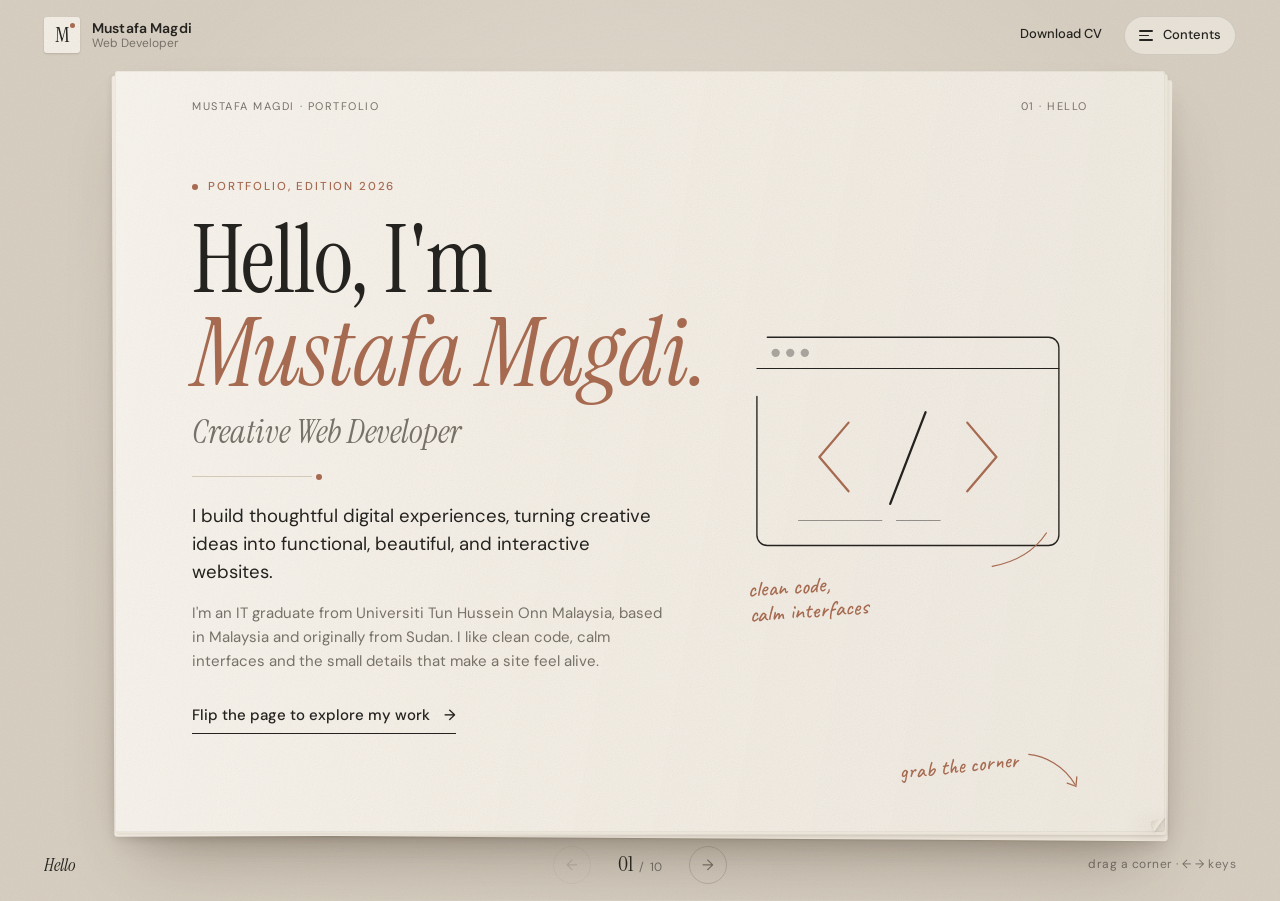
<file: index-paper.html>
<!DOCTYPE html>
<html lang="en">

<head>
    <meta charset="UTF-8">
    <meta name="viewport" content="width=device-width, initial-scale=1.0, viewport-fit=cover">
    <title>Mustafa Magdi | Web Developer Portfolio</title>
    <meta name="description" content="Mustafa Magdi is a creative web developer who builds thoughtful, functional and interactive websites. This portfolio is one you turn through.">
    <meta name="theme-color" content="#D8D0C3">

    <meta property="og:type" content="website">
    <meta property="og:title" content="Mustafa Magdi | Web Developer">
    <meta property="og:description" content="A portfolio you don't just scroll through. A portfolio you turn through.">
    <meta property="og:image" content="Assets/Mus_suit.jpg">
    <meta name="twitter:card" content="summary">

    <link rel="icon" href="data:image/svg+xml,%3Csvg xmlns='http://www.w3.org/2000/svg' viewBox='0 0 64 64'%3E%3Crect width='64' height='64' rx='6' fill='%23F5F0E8'/%3E%3Cpath d='M64 40 40 64h24z' fill='%23D4C9B9'/%3E%3Ctext x='29' y='44' font-family='Georgia,serif' font-size='36' fill='%2325231F' text-anchor='middle'%3EM%3C/text%3E%3Ccircle cx='46' cy='20' r='4' fill='%23A66A50'/%3E%3C/svg%3E">

    <link rel="preconnect" href="https://fonts.googleapis.com">
    <link rel="preconnect" href="https://fonts.gstatic.com" crossorigin>
    <link rel="stylesheet" href="https://fonts.googleapis.com/css2?family=Instrument+Serif:ital@0;1&family=DM+Sans:opsz,wght@9..40,400;9..40,500;9..40,600&family=Caveat:wght@500;600&display=swap">
    <link rel="stylesheet" href="Styles/paper.css">
</head>

<body>
    <a class="skip-link" href="#stage">Skip to content</a>

    <div class="app">
        <!-- ============ TOP BAR ============ -->
        <header class="topbar">
            <a class="brand" href="#hello" data-goto="hello">
                <span class="brand-mark" aria-hidden="true">M</span>
                <span class="brand-text">
                    <strong>Mustafa Magdi</strong>
                    <small>Web Developer</small>
                </span>
            </a>

            <div class="topbar-actions">
                <a class="link-quiet hide-sm" href="Mustafa.Magdi%20-%20Webdeveloper%20CV.pdf" download>Download CV</a>
                <button class="toc-toggle" id="tocToggle" aria-expanded="false" aria-controls="toc">
                    <span class="toc-icon" aria-hidden="true"><i></i><i></i><i></i></span>
                    Contents
                </button>
            </div>

            <nav class="toc" id="toc" aria-label="Portfolio sections" hidden>
                <p class="toc-title">Contents</p>
                <ol id="tocList"></ol>
            </nav>
        </header>

        <!-- ============ DESK / PAPER STACK ============ -->
        <main class="desk">
            <div class="stage" id="stage" aria-roledescription="flippable pages">
                <div class="stack" aria-hidden="true"></div>

                <!-- ---------- 01 HELLO ---------- -->
                <section class="page page--hero" id="hello" data-title="Hello" tabindex="-1" aria-labelledby="hello-title">
                    <div class="page-inner">
                        <div class="hero-grid">
                            <div class="hero-copy">
                                <p class="kicker" data-reveal><span class="dot"></span> Portfolio, edition 2026</p>
                                <h1 id="hello-title" data-reveal>Hello, I'm <em>Mustafa&nbsp;Magdi.</em></h1>
                                <p class="hero-role" data-reveal>Creative Web Developer</p>
                                <hr class="rule" data-reveal>
                                <p class="hero-lede" data-reveal>I build thoughtful digital experiences, turning creative ideas into functional, beautiful, and interactive websites.</p>
                                <p class="hero-intro" data-reveal>I'm an IT graduate from Universiti Tun Hussein Onn Malaysia, based in Malaysia and originally from Sudan. I like clean code, calm interfaces and the small details that make a site feel alive.</p>
                                <button class="cta" data-goto-next data-reveal>
                                    Flip the page to explore my work <span class="cta-arrow" aria-hidden="true">→</span>
                                </button>
                            </div>

                            <div class="hero-art" aria-hidden="true" data-reveal>
                                <svg class="sketch" viewBox="0 0 340 280" fill="none" stroke-linecap="round" stroke-linejoin="round">
                                    <rect class="draw" x="22" y="30" width="290" height="200" rx="10" stroke="currentColor" stroke-width="1.3"/>
                                    <path class="draw" d="M22 60h290" stroke="currentColor" stroke-width="1.1"/>
                                    <circle cx="40" cy="45" r="4" fill="currentColor" opacity=".35"/>
                                    <circle cx="54" cy="45" r="4" fill="currentColor" opacity=".35"/>
                                    <circle cx="68" cy="45" r="4" fill="currentColor" opacity=".35"/>
                                    <path class="draw accent" d="M110 112 82 145l28 33" stroke-width="2.2"/>
                                    <path class="draw accent" d="M224 112l28 33-28 33" stroke-width="2.2"/>
                                    <path class="draw" d="M184 102l-34 88" stroke="currentColor" stroke-width="2.2"/>
                                    <path class="draw" d="M62 206h80M156 206h42" stroke="currentColor" stroke-width="1" opacity=".45"/>
                                    <path class="draw accent" d="M248 250c22-4 40-14 52-32" stroke-width="1.2" stroke-dasharray="3 5"/>
                                </svg>
                                <p class="note hero-note">clean code,<br>calm interfaces</p>
                            </div>
                        </div>

                        <div class="corner-hint" aria-hidden="true">
                            <span class="note">grab the corner</span>
                            <svg viewBox="0 0 80 60" fill="none" stroke="currentColor" stroke-width="1.6" stroke-linecap="round">
                                <path d="M6 8c20 2 44 14 58 38"/>
                                <path d="M54 44l11 4 1-12"/>
                            </svg>
                        </div>
                    </div>
                </section>

                <!-- ---------- 02 ABOUT ---------- -->
                <section class="page" id="about" data-title="About Me" style="--tone:#F3EEE5" tabindex="-1" aria-labelledby="about-title">
                    <div class="page-inner">
                        <div class="about-grid">
                            <div class="about-copy">
                                <p class="kicker" data-reveal>Chapter one: the person</p>
                                <h2 id="about-title" data-reveal>A Little About&nbsp;Me</h2>
                                <p class="dropcap" data-reveal>I'm a web developer with a Bachelor's in Information Technology (Honours) from Universiti Tun Hussein Onn Malaysia. I grew up in Sudan, where I ran my own small electronics business before university. That's where I learned that people remember how something <em>feels</em> to use.</p>
                                <p data-reveal>Today I build and optimise web applications. I find what's slowing people down, fix the technical issues behind it, and design solutions that make everyday processes simpler.</p>
                                <p data-reveal>I approach problems the same way every time. I understand the person first, sketch the simplest thing that works, then polish until nothing feels in the way. I care about building products that mean something, like HopeOasis, a platform for healthcare donations in Sudan.</p>
                                <p data-reveal>My goal is to keep growing as a full-stack developer and join a team that ships thoughtful, well-crafted products.</p>
                                <blockquote class="pull-quote" data-reveal>
                                    <p>“Good websites don't just work. They create experiences.”</p>
                                </blockquote>
                            </div>

                            <aside class="about-side" data-reveal>
                                <figure class="portrait">
                                    <img src="Assets/Mus_suit.jpg" alt="Portrait of Mustafa Magdi" width="800" height="800" decoding="async">
                                    <figcaption class="note">that's me, ready to build →</figcaption>
                                </figure>
                                <dl class="facts">
                                    <div><dt>Education</dt><dd>B.IT (Hons), UTHM · 2022–2025</dd></div>
                                    <div><dt>Certified</dt><dd>CCNAv7 · Ethical Hacking · Full-Stack Web Developer</dd></div>
                                    <div><dt>Languages</dt><dd>Arabic (native) · English</dd></div>
                                </dl>
                            </aside>
                        </div>

                    </div>
                </section>

                <!-- ---------- 03 SKILLS ---------- -->
                <section class="page" id="skills" data-title="Skills & Tools" style="--tone:#F5F0E8" tabindex="-1" aria-labelledby="skills-title">
                    <div class="page-inner">
                        <header class="page-head">
                            <p class="kicker" data-reveal>Chapter two: the toolkit</p>
                            <h2 id="skills-title" data-reveal>The Tools I Work&nbsp;With</h2>
                            <p class="page-sub" data-reveal>The languages and tools I reach for every day, plus the ones I'm still sharpening.</p>
                        </header>

                        <div class="skills-grid">
                            <div class="skill-group" data-reveal>
                                <h3><span class="num">01</span> Frontend</h3>
                                <ul class="tags">
                                    <li><span class="glyph">H</span>HTML5</li>
                                    <li><span class="glyph">C</span>CSS3</li>
                                    <li><span class="glyph">JS</span>JavaScript</li>
                                    <li><span class="glyph">TS</span>TypeScript</li>
                                    <li><span class="glyph">R</span>React</li>
                                    <li><span class="glyph">B</span>Bootstrap</li>
                                </ul>
                            </div>
                            <div class="skill-group" data-reveal>
                                <h3><span class="num">02</span> Backend</h3>
                                <ul class="tags">
                                    <li><span class="glyph">P</span>PHP</li>
                                    <li><span class="glyph">J</span>Java</li>
                                    <li><span class="glyph">C+</span>C++</li>
                                    <li><span class="glyph">↔</span>REST APIs</li>
                                </ul>
                            </div>
                            <div class="skill-group" data-reveal>
                                <h3><span class="num">03</span> Data</h3>
                                <ul class="tags">
                                    <li><span class="glyph">M</span>MySQL</li>
                                    <li><span class="glyph">Mg</span>MongoDB</li>
                                    <li><span class="glyph">E</span>Elastic</li>
                                </ul>
                            </div>
                            <div class="skill-group" data-reveal>
                                <h3><span class="num">04</span> Tools &amp; practice</h3>
                                <ul class="tags">
                                    <li><span class="glyph">G</span>Git &amp; GitHub</li>
                                    <li><span class="glyph">◐</span>UI / UX design</li>
                                    <li><span class="glyph">⌘</span>Networking (CCNA)</li>
                                    <li><span class="glyph">◇</span>Web security</li>
                                </ul>
                            </div>
                        </div>

                        <p class="note skills-note" data-reveal>always learning, currently going deeper with React &amp; TypeScript</p>
                    </div>
                </section>

                <!-- ---------- 04 SELECTED WORK (cards generated from src/data.js) ---------- -->
                <section class="page" id="work" data-title="Selected Work" style="--tone:#F4EFE6" tabindex="-1" aria-labelledby="work-title">
                    <div class="page-inner">
                        <header class="page-head page-head--row">
                            <div>
                                <p class="kicker" data-reveal>Chapter three: the work</p>
                                <h2 id="work-title" data-reveal>Selected Work</h2>
                            </div>
                            <p class="page-sub" data-reveal>Each project has its own sheet. Open one directly, or keep turning.</p>
                        </header>
                        <div class="work-grid" id="workGrid"></div>
                    </div>
                </section>

                <!-- Project sheets are inserted here by src/paper.js -->

                <!-- ---------- JOURNEY ---------- -->
                <section class="page" id="journey" data-title="My Journey" style="--tone:#F3EEE4" tabindex="-1" aria-labelledby="journey-title">
                    <div class="page-inner">
                        <div class="journey-grid">
                            <header class="page-head">
                                <p class="kicker" data-reveal>Chapter four: the road</p>
                                <h2 id="journey-title" data-reveal>My Journey So&nbsp;Far</h2>
                                <p class="page-sub" data-reveal>From selling headphones in Khartoum to building platforms for the web.</p>
                                <p class="note journey-note" data-reveal>every step taught me something ↓</p>
                            </header>

                            <ol class="timeline">
                                <li data-reveal>
                                    <time>2020 — 2021</time>
                                    <h3>Founder, electronics business</h3>
                                    <p>Started and ran a small headphone and earbud business in Khartoum. I handled marketing on WhatsApp and Facebook, sales, and customer relationships.</p>
                                </li>
                                <li data-reveal>
                                    <time>2022</time>
                                    <h3>Started B.IT (Hons) at UTHM</h3>
                                    <p>Focused on web development, networking and software engineering through coursework and team projects.</p>
                                </li>
                                <li data-reveal>
                                    <time>2023 — 2024</time>
                                    <h3>Sudanese Community Representative</h3>
                                    <p>Bridged students and university officials, and organised the International Cultural Carnival in Batu Pahat.</p>
                                </li>
                                <li data-reveal>
                                    <time>2023 — 2024</time>
                                    <h3>Certifications</h3>
                                    <p>CCNAv7: Introduction to Networks · Ethical Hacking (Simplilearn) · Full-Stack Web Developer (Udemy).</p>
                                </li>
                                <li data-reveal>
                                    <time>2024 — 2025</time>
                                    <h3>Built HopeOasis</h3>
                                    <p>My final-year project: a donation and volunteer-consultation platform for healthcare in Sudan.</p>
                                </li>
                                <li data-reveal class="is-now">
                                    <time>2025 →</time>
                                    <h3>Graduated &amp; building</h3>
                                    <p>Graduated in February 2025. Now building web applications and open to new opportunities.</p>
                                </li>
                            </ol>
                        </div>
                    </div>
                </section>

                <!-- ---------- CONTACT ---------- -->
                <section class="page" id="contact" data-title="Contact" style="--tone:#F5F0E8" tabindex="-1" aria-labelledby="contact-title">
                    <div class="page-inner">
                        <div class="contact-grid">
                            <div class="contact-copy">
                                <p class="kicker" data-reveal>Chapter five: say hello</p>
                                <h2 id="contact-title" data-reveal>Let's Build Something Together</h2>
                                <p class="page-sub" data-reveal>Have an idea, an opportunity, or a project in mind? I'd love to hear about it.</p>

                                <ul class="contact-list" data-reveal>
                                    <li><span>Email</span><a class="link" href="mailto:mustafamagdi110@gmail.com">mustafamagdi110@gmail.com</a></li>
                                    <li><span>Phone</span><a class="link" href="tel:+601164532302">+60 11 6453 2302</a></li>
                                    <li><span>GitHub</span><a class="link" href="https://github.com/nsevsevbjbv" target="_blank" rel="noopener">github.com/nsevsevbjbv</a></li>
                                    <li><span>LinkedIn</span><a class="link" href="https://www.linkedin.com/in/mustafa-magdi-28b393237" target="_blank" rel="noopener">in/mustafa-magdi</a></li>
                                    <li><span>Instagram</span><a class="link" href="https://www.instagram.com/mooo.naz/" target="_blank" rel="noopener">@mooo.naz</a></li>
                                </ul>

                                <a class="btn btn--ghost" href="Mustafa.Magdi%20-%20Webdeveloper%20CV.pdf" download data-reveal>Download CV <span aria-hidden="true">↓</span></a>
                                <p class="note contact-note" data-reveal>Every great project starts with a conversation.</p>
                            </div>

                            <form class="contact-form" id="contactForm" novalidate data-reveal>
                                <div class="field">
                                    <input id="f-name" name="name" type="text" autocomplete="name" required placeholder=" ">
                                    <label for="f-name">Your name</label>
                                </div>
                                <div class="field">
                                    <input id="f-email" name="email" type="email" autocomplete="email" required placeholder=" ">
                                    <label for="f-email">Email address</label>
                                </div>
                                <div class="field">
                                    <textarea id="f-msg" name="message" rows="4" required placeholder=" "></textarea>
                                    <label for="f-msg">Tell me about your project</label>
                                </div>
                                <div class="form-foot">
                                    <button class="btn btn--solid" type="submit">Send Message <span aria-hidden="true">→</span></button>
                                    <p class="form-status" id="formStatus" role="status" aria-live="polite"></p>
                                </div>
                            </form>
                        </div>
                    </div>
                </section>

                <!-- ---------- THANKS ---------- -->
                <section class="page page--closing" id="thanks" data-title="Thanks" style="--tone:#F3EDE3" tabindex="-1" aria-labelledby="thanks-title">
                    <div class="page-inner">
                        <div class="closing">
                            <span class="closing-mark" aria-hidden="true" data-reveal>✳</span>
                            <h2 id="thanks-title" data-reveal>Thanks for <em>Exploring.</em></h2>
                            <p class="page-sub" data-reveal>This is only the beginning. There's always something new to build.</p>
                            <div class="closing-links" data-reveal>
                                <button class="btn btn--solid" data-goto="hello">↺ Back to First Page</button>
                                <a class="btn btn--ghost" href="#contact" data-goto="contact">Contact Me</a>
                            </div>
                            <p class="closing-social" data-reveal>
                                <a class="link" href="https://github.com/nsevsevbjbv" target="_blank" rel="noopener">GitHub</a>
                                <span aria-hidden="true">·</span>
                                <a class="link" href="https://www.linkedin.com/in/mustafa-magdi-28b393237" target="_blank" rel="noopener">LinkedIn</a>
                                <span aria-hidden="true">·</span>
                                <a class="link" href="mailto:mustafamagdi110@gmail.com">Email</a>
                            </p>
                            <p class="closing-foot">© <span id="year"></span> Mustafa Magdi · Designed &amp; built by hand</p>
                        </div>
                    </div>
                </section>

                <!-- Fold rendering layers (driven by src/paper.js) -->
                <div class="fold-layer" aria-hidden="true"><div class="band fold-shadow" id="foldShadow"></div></div>
                <div class="flap-wrap" id="flapWrap" aria-hidden="true">
                    <div class="flap" id="flap"><div class="band flap-shade" id="flapShade"></div></div>
                </div>

                <!-- Edge hot-zones: click, tap or drag to turn -->
                <button class="edge edge--prev" data-dir="prev" aria-label="Previous page"></button>
                <button class="edge edge--next" data-dir="next" aria-label="Next page"></button>
            </div>
        </main>

        <!-- ============ BOTTOM BAR ============ -->
        <footer class="bottombar">
            <p class="now-label" id="nowLabel" aria-hidden="true"></p>
            <div class="pager">
                <button class="pager-btn" id="prevBtn" aria-label="Previous page">←</button>
                <p class="counter" aria-hidden="true"><span class="counter-now" id="counterNow">01</span><span class="counter-sep">/</span><span id="counterTotal">01</span></p>
                <button class="pager-btn" id="nextBtn" aria-label="Next page">→</button>
            </div>
            <p class="hint" aria-hidden="true">drag a corner · ← → keys</p>
        </footer>
    </div>

    <p class="sr-only" id="announcer" aria-live="polite"></p>

    <script src="src/data.js"></script>
    <script src="src/paper.js"></script>
</body>

</html>
</file>
<file: Styles/paper.css>
/* =========================================================
   PAPER PORTFOLIO — styles
   1. Tokens & base       5. Page layouts
   2. App frame           6. Projects
   3. Stage & paper       7. Responsive
   4. Shared type & UI    8. Reduced motion
   ========================================================= */

/* ---------- 1. TOKENS & BASE ---------- */
:root {
    --paper: #F5F0E8;
    --paper-2: #EBE4D8;
    --canvas: #D8D0C3;
    --ink: #25231F;
    --ink-2: #777168;
    --accent: #A66A50;
    --line: #D4C9B9;

    --serif: 'Instrument Serif', 'Cormorant Garamond', Georgia, serif;
    --sans: 'DM Sans', 'Inter', system-ui, -apple-system, sans-serif;
    --hand: 'Caveat', 'Segoe Print', cursive;

    --ease: cubic-bezier(.22, .7, .2, 1);
    --radius: 3px;
    --gutter: clamp(30px, 6vw, 88px);

    --grain: url("data:image/svg+xml,%3Csvg xmlns='http://www.w3.org/2000/svg' width='240' height='240'%3E%3Cfilter id='n'%3E%3CfeTurbulence type='fractalNoise' baseFrequency='.85' numOctaves='3' stitchTiles='stitch'/%3E%3CfeColorMatrix values='0 0 0 0 .32 0 0 0 0 .27 0 0 0 0 .2 0 0 0 .11 0'/%3E%3C/filter%3E%3Crect width='100%25' height='100%25' filter='url(%23n)'/%3E%3C/svg%3E");
}

*, *::before, *::after { box-sizing: border-box; }

html, body { height: 100%; margin: 0; }

body {
    background-color: var(--canvas);
    background-image:
        radial-gradient(ellipse at 50% 40%, rgba(255, 250, 240, .35), transparent 65%),
        var(--grain);
    color: var(--ink);
    font: 400 16px/1.6 var(--sans);
    overflow: hidden;
    -webkit-font-smoothing: antialiased;
}

h1, h2, h3, p, ul, ol, dl, dd, figure, blockquote { margin: 0; }
ul, ol { padding: 0; list-style: none; }
img { display: block; max-width: 100%; height: auto; }
button { font: inherit; color: inherit; }
a { color: inherit; }

::selection { background: rgba(166, 106, 80, .22); }

:focus-visible { outline: 2px solid var(--accent); outline-offset: 3px; border-radius: 2px; }

.sr-only {
    position: absolute; width: 1px; height: 1px; overflow: hidden;
    clip: rect(0 0 0 0); white-space: nowrap;
}

.skip-link {
    position: absolute; left: 16px; top: -60px; z-index: 100;
    background: var(--ink); color: var(--paper); padding: 8px 14px; border-radius: 4px;
    text-decoration: none;
}
.skip-link:focus { top: 12px; }

/* ---------- 2. APP FRAME ---------- */
.app {
    height: 100vh;
    height: 100dvh;
    display: grid;
    grid-template-rows: auto minmax(0, 1fr) auto;
    grid-template-columns: minmax(0, 1fr);
}

.topbar {
    position: relative;
    z-index: 20;
    display: flex;
    align-items: center;
    justify-content: space-between;
    padding: 16px clamp(16px, 4vw, 44px) 12px;
}

.brand { display: flex; align-items: center; gap: 12px; text-decoration: none; }
.brand-mark {
    width: 36px; height: 36px;
    display: grid; place-items: center;
    background: var(--paper) var(--grain);
    border-radius: var(--radius);
    font: 400 22px/1 var(--serif);
    box-shadow: 0 1px 2px rgba(60, 45, 30, .18);
    position: relative;
}
.brand-mark::after {
    content: ''; position: absolute; right: 5px; top: 6px;
    width: 5px; height: 5px; border-radius: 50%; background: var(--accent);
}
.brand-text { display: flex; flex-direction: column; line-height: 1.15; }
.brand-text strong { font-weight: 600; font-size: 14px; letter-spacing: .01em; }
.brand-text small { font-size: 12px; color: var(--ink-2); }

.topbar-actions { display: flex; align-items: center; gap: 22px; }

.link-quiet {
    font-size: 13px; font-weight: 500; text-decoration: none;
    background: linear-gradient(currentColor, currentColor) 0 100% / 0 1px no-repeat;
    transition: background-size .35s var(--ease);
    padding-bottom: 2px;
}
.link-quiet:hover { background-size: 100% 1px; }

.toc-toggle {
    display: inline-flex; align-items: center; gap: 10px;
    padding: 8px 14px;
    background: rgba(245, 240, 232, .55);
    border: 1px solid rgba(37, 35, 31, .12);
    border-radius: 999px;
    font-size: 13px; font-weight: 500;
    cursor: pointer;
    transition: background .25s, border-color .25s;
}
.toc-toggle:hover, .toc-toggle[aria-expanded="true"] { background: var(--paper); border-color: rgba(37, 35, 31, .22); }
.toc-icon { display: grid; gap: 3px; }
.toc-icon i { display: block; width: 14px; height: 1.5px; background: currentColor; border-radius: 1px; }
.toc-icon i:nth-child(2) { width: 10px; }

.toc {
    position: absolute;
    right: clamp(16px, 4vw, 44px);
    top: calc(100% - 4px);
    width: min(320px, calc(100vw - 32px));
    max-height: min(70vh, 560px);
    overflow: auto;
    padding: 22px 22px 16px;
    background: var(--paper) var(--grain);
    border-radius: var(--radius);
    box-shadow: 0 18px 50px -12px rgba(50, 35, 20, .35), 0 2px 6px rgba(50, 35, 20, .12);
    transform-origin: top right;
    animation: toc-in .28s var(--ease);
}
@keyframes toc-in { from { opacity: 0; transform: translateY(-6px) scale(.98); } }
.toc-title { font: 400 26px/1 var(--serif); margin-bottom: 12px; }
.toc ol { counter-reset: none; }
.toc li a {
    display: flex; align-items: baseline; gap: 12px;
    padding: 8px 0;
    border-top: 1px solid var(--line);
    text-decoration: none;
    font-size: 14px;
    transition: color .2s, padding .25s var(--ease);
}
.toc li a:hover { color: var(--accent); padding-left: 4px; }
.toc li a .toc-num { font-size: 11px; color: var(--ink-2); font-variant-numeric: tabular-nums; min-width: 18px; }
.toc li.is-sub a { padding-left: 30px; font-size: 13px; color: var(--ink-2); }
.toc li.is-sub a:hover { color: var(--accent); padding-left: 34px; }
.toc li a[aria-current="page"] { color: var(--accent); }
.toc li a[aria-current="page"]::after { content: '●'; margin-left: auto; font-size: 8px; }

.desk {
    display: grid;
    grid-template-columns: minmax(0, 1fr);
    place-items: center;
    padding: 4px 16px;
    min-height: 0;
}

.bottombar {
    display: grid;
    grid-template-columns: 1fr auto 1fr;
    align-items: center;
    gap: 16px;
    padding: 10px clamp(16px, 4vw, 44px) 16px;
    font-size: 12px;
    color: var(--ink-2);
}
.now-label { font-family: var(--serif); font-size: 18px; color: var(--ink); font-style: italic; white-space: nowrap; overflow: hidden; text-overflow: ellipsis; }
.hint { text-align: right; letter-spacing: .04em; }

.pager { display: flex; align-items: center; gap: 14px; }
.pager-btn {
    width: 38px; height: 38px;
    display: grid; place-items: center;
    border: 1px solid rgba(37, 35, 31, .16);
    background: transparent;
    border-radius: 50%;
    font-size: 15px;
    cursor: pointer;
    transition: background .25s, border-color .25s, transform .25s var(--ease), opacity .25s;
}
.pager-btn:hover:not(:disabled) { background: var(--paper); border-color: rgba(37, 35, 31, .3); }
.pager-btn:active:not(:disabled) { transform: scale(.94); }
.pager-btn:disabled { opacity: .3; cursor: default; }

.counter {
    display: flex; align-items: baseline; gap: 6px;
    font-variant-numeric: tabular-nums;
    color: var(--ink-2);
    min-width: 70px; justify-content: center;
}
.counter-now { font: 400 22px/1 var(--serif); color: var(--ink); display: inline-block; }
.counter-now.is-ticking { animation: tick .45s var(--ease); }
@keyframes tick { from { opacity: 0; transform: translateY(6px); } }

/* ---------- 3. STAGE & PAPER ---------- */
.stage {
    position: relative;
    width: min(82vw, 1200px);
    height: min(100%, 800px);
    touch-action: pan-y;
}

/* the blank sheets peeking out underneath */
.stack, .stack::before, .stack::after { position: absolute; inset: 0; border-radius: var(--radius); }
.stack {
    background: var(--paper-2);
    box-shadow:
        0 1px 1px rgba(60, 45, 30, .08),
        0 10px 24px -8px rgba(60, 45, 30, .22),
        0 36px 70px -24px rgba(60, 45, 30, .38);
    transform: translate(5px, 6px) rotate(.35deg);
}
.stack::before, .stack::after { content: ''; }
.stack::before { background: #EFE9DF; transform: translate(-7px, -3px) rotate(-.55deg); box-shadow: 0 2px 6px rgba(60, 45, 30, .12); }
.stack::after { background: var(--paper-2); transform: translate(-3px, -4px) rotate(-.25deg); box-shadow: 0 1px 3px rgba(60, 45, 30, .1); }

.page {
    position: absolute;
    inset: 0;
    z-index: 3;
    background-color: var(--tone, var(--paper));
    background-image:
        linear-gradient(100deg, rgba(255, 255, 255, .28), transparent 40%, rgba(120, 95, 70, .035)),
        var(--grain);
    border-radius: var(--radius);
    box-shadow: inset 0 0 0 1px rgba(120, 100, 80, .07);
    visibility: hidden;
    overflow: hidden;
    outline: none;
}
.page.is-current { visibility: visible; }

.stage.is-flipping .page { visibility: hidden; pointer-events: none; }
.stage.is-flipping .page.is-under { visibility: visible; z-index: 1; }
.stage.is-flipping .page.is-front { visibility: visible; z-index: 3; }

.page-inner {
    position: absolute;
    inset: 0;
    overflow-y: auto;
    overflow-x: hidden;
    overscroll-behavior: contain;
    padding: clamp(52px, 7vh, 76px) var(--gutter) clamp(44px, 6vh, 64px);
    touch-action: pan-y;
    -webkit-mask-image: linear-gradient(transparent 0, #000 clamp(44px, 6vh, 60px), #000 calc(100% - clamp(40px, 5.5vh, 56px)), transparent 100%);
    mask-image: linear-gradient(transparent 0, #000 clamp(44px, 6vh, 60px), #000 calc(100% - clamp(40px, 5.5vh, 56px)), transparent 100%);
    scrollbar-width: thin;
    scrollbar-color: var(--line) transparent;
}

/* running head + folio, injected by JS */
.runhead {
    position: absolute; left: var(--gutter); right: var(--gutter); top: clamp(18px, 3vh, 28px);
    display: flex; justify-content: space-between;
    font-size: 11px; letter-spacing: .14em; text-transform: uppercase; color: var(--ink-2);
    pointer-events: none;
}
.folio {
    position: absolute; left: 0; right: 0; bottom: clamp(14px, 2.4vh, 22px);
    text-align: center; font: italic 400 15px/1 var(--serif); color: var(--ink-2);
    pointer-events: none;
}

/* fold layers */
.fold-layer, .flap-wrap { position: absolute; inset: 0; pointer-events: none; border-radius: var(--radius); }
.fold-layer { z-index: 2; overflow: hidden; }
.flap-wrap {
    z-index: 4;
    visibility: hidden;
    filter: drop-shadow(-4px 6px 10px rgba(50, 35, 20, .22)) drop-shadow(0 1px 1px rgba(50, 35, 20, .12));
}
.flap {
    position: absolute; left: 0; top: 0;
    width: 100%; height: 100%;
    transform-origin: 0 0;
    background-color: var(--paper-2);
    background-image: linear-gradient(80deg, rgba(255, 255, 255, .25), transparent 60%), var(--grain);
    border-radius: var(--radius);
    overflow: hidden;
}
.band { position: absolute; left: 0; top: 0; transform-origin: 0 0; will-change: transform; }
.flap-shade {
    background: linear-gradient(to bottom,
        rgba(70, 50, 30, .20) 0%,
        rgba(255, 252, 245, .45) 7%,
        rgba(255, 252, 245, 0) 32%,
        rgba(70, 50, 30, .05) 70%,
        rgba(70, 50, 30, .12) 100%);
}
.fold-shadow {
    opacity: 0;
    background: linear-gradient(to bottom, rgba(45, 30, 18, .34), rgba(45, 30, 18, .1) 30%, rgba(45, 30, 18, 0));
}

/* edge hot-zones */
.edge {
    position: absolute; top: 0; bottom: 0; z-index: 6;
    width: clamp(24px, 4.2%, 56px);
    padding: 0; border: 0; background: none;
    cursor: pointer;
    touch-action: none;
    user-select: none;
    -webkit-tap-highlight-color: transparent;
}
.edge[hidden] { display: none; }
.edge--prev { left: 0; cursor: w-resize; }
.edge--next { right: 0; cursor: e-resize; }
.edge::after {
    content: ''; position: absolute; inset: 0;
    opacity: 0; transition: opacity .35s var(--ease);
}
.edge--next::after { background: linear-gradient(to left, rgba(60, 40, 25, .09), transparent); }
.edge--prev::after { background: linear-gradient(to right, rgba(60, 40, 25, .09), transparent); }
.edge:hover::after, .edge:focus-visible::after { opacity: 1; }
.edge:focus-visible { outline-offset: -4px; }
.stage.is-flipping .edge::after { opacity: 0; }

/* content reveals as a sheet comes into view */
.page.is-entering [data-reveal] { animation: reveal .7s var(--ease) both; }
.page.is-entering [data-reveal]:nth-child(2) { animation-delay: .06s; }
.page.is-entering [data-reveal]:nth-child(3) { animation-delay: .12s; }
.page.is-entering [data-reveal]:nth-child(4) { animation-delay: .18s; }
.page.is-entering [data-reveal]:nth-child(5) { animation-delay: .24s; }
.page.is-entering [data-reveal]:nth-child(n+6) { animation-delay: .3s; }
@keyframes reveal { from { opacity: 0; transform: translateY(10px); } }

/* ---------- 4. SHARED TYPE & UI ---------- */
.kicker {
    display: flex; align-items: center; gap: 10px;
    font-size: 11.5px; font-weight: 500; letter-spacing: .16em; text-transform: uppercase;
    color: var(--accent);
    margin-bottom: 18px;
}
.kicker .dot { width: 6px; height: 6px; border-radius: 50%; background: var(--accent); }

h1, h2 { font-family: var(--serif); font-weight: 400; letter-spacing: -.01em; line-height: .98; }
h1 { font-size: clamp(48px, 7.4vw, 112px); }
h2 { font-size: clamp(40px, 5.2vw, 78px); margin-bottom: 20px; }
h1 em, h2 em { font-style: italic; color: var(--accent); }
h3 { font-size: 13px; font-weight: 600; letter-spacing: .1em; text-transform: uppercase; }

.page-head { margin-bottom: clamp(24px, 4vh, 44px); }
.page-head--row { display: flex; justify-content: space-between; align-items: flex-end; gap: 32px; flex-wrap: wrap; }
.page-head--row h2 { margin-bottom: 0; }
.page-head--row .page-sub { max-width: 34ch; text-align: right; }
.page-sub { color: var(--ink-2); font-size: clamp(15px, 1.25vw, 18px); max-width: 52ch; }

.note { font-family: var(--hand); font-size: clamp(20px, 1.8vw, 26px); line-height: 1.1; color: var(--accent); font-weight: 500; }

.rule { border: 0; height: 1px; background: var(--line); width: 120px; margin: 26px 0; position: relative; overflow: visible; }
.rule::after { content: ''; position: absolute; right: -10px; top: -2.5px; width: 6px; height: 6px; border-radius: 50%; background: var(--accent); }

.link {
    text-decoration: none;
    background: linear-gradient(currentColor, currentColor) 0 100% / 100% 1px no-repeat,
                linear-gradient(var(--accent), var(--accent)) 0 100% / 0 1px no-repeat;
    background-blend-mode: normal;
    padding-bottom: 1px;
    transition: background-size .4s var(--ease), color .25s;
}
.link:hover { color: var(--accent); background-size: 0 1px, 100% 1px; }

.btn {
    display: inline-flex; align-items: center; justify-content: center; gap: 10px;
    padding: 12px 20px;
    border-radius: 999px;
    font-size: 14px; font-weight: 500;
    text-decoration: none;
    cursor: pointer;
    border: 1px solid var(--ink);
    transition: background .3s, color .3s, transform .3s var(--ease), box-shadow .3s;
    white-space: nowrap;
}
.btn--solid { background: var(--ink); color: var(--paper); }
.btn--solid:hover { background: var(--accent); border-color: var(--accent); transform: translateY(-1px); box-shadow: 0 8px 18px -8px rgba(166, 106, 80, .6); }
.btn--ghost { background: transparent; color: var(--ink); border-color: rgba(37, 35, 31, .35); }
.btn--ghost:hover { border-color: var(--ink); background: rgba(255, 255, 255, .35); transform: translateY(-1px); }
.btn--sm { padding: 8px 14px; font-size: 13px; }
.btn.is-disabled { opacity: .45; cursor: default; border-style: dashed; pointer-events: none; }

/* ---------- 5. PAGE LAYOUTS ---------- */

/* Hello */
.hero-grid {
    display: grid;
    grid-template-columns: minmax(0, 1.35fr) minmax(0, 1fr);
    gap: clamp(28px, 5vw, 80px);
    align-items: center;
    min-height: 100%;
}
.page--hero .page-inner { display: flex; flex-direction: column; }
.page--hero .hero-grid { flex: 1; }
.hero-role { font: italic 400 clamp(24px, 2.6vw, 38px)/1.1 var(--serif); color: var(--ink-2); margin-top: 14px; }
.hero-lede { font-size: clamp(17px, 1.45vw, 21px); line-height: 1.5; max-width: 40ch; }
.hero-intro { color: var(--ink-2); max-width: 52ch; margin-top: 14px; font-size: 15px; }

.cta {
    margin-top: 30px;
    display: inline-flex; align-items: center; gap: 14px;
    padding: 0 0 6px;
    background: none; border: 0; border-bottom: 1px solid var(--ink);
    font-size: 15px; font-weight: 500;
    cursor: pointer;
    transition: color .25s, border-color .25s;
}
.cta:hover { color: var(--accent); border-color: var(--accent); }
.cta-arrow { display: inline-block; animation: nudge 2.2s var(--ease) infinite; }
@keyframes nudge { 0%, 60%, 100% { transform: translateX(0); } 30% { transform: translateX(6px); } }

.hero-art { position: relative; color: var(--ink); }
.sketch { width: 100%; max-width: 420px; margin-left: auto; overflow: visible; }
.sketch .accent { stroke: var(--accent); }
.sketch .draw { stroke-dasharray: 900; stroke-dashoffset: 0; }
.page--hero.is-current .sketch .draw, .page--hero.is-entering .sketch .draw { animation: draw 2.4s var(--ease) both; }
@keyframes draw { from { stroke-dashoffset: 900; } }
.hero-note { position: absolute; left: 4%; bottom: -6%; transform: rotate(-4deg); }

.corner-hint {
    position: absolute; right: clamp(44px, 6vw, 84px); bottom: clamp(22px, 4vh, 40px);
    display: flex; align-items: flex-end; gap: 4px;
    color: var(--accent);
    pointer-events: none;
    animation: hint-bob 2.6s ease-in-out infinite;
}
.corner-hint .note { font-size: 22px; transform: rotate(-6deg) translateY(-18px); }
.corner-hint svg { width: 64px; height: 48px; }
@keyframes hint-bob { 50% { transform: translate(4px, 4px); } }

/* About */
.about-grid {
    display: grid;
    grid-template-columns: minmax(0, 1.5fr) minmax(220px, 1fr);
    gap: clamp(28px, 5vw, 72px);
    align-items: start;
}
.about-copy p:not(.kicker) { color: #4a463f; margin-bottom: 14px; max-width: 60ch; font-size: 15.5px; }
.dropcap::first-letter {
    float: left; font: 400 64px/.8 var(--serif); color: var(--accent);
    padding: 6px 10px 0 0;
}
.about-side { display: grid; gap: 22px; }
.portrait { position: relative; }
.portrait img {
    width: 100%; aspect-ratio: 4 / 5; object-fit: cover; object-position: 50% 20%;
    border-radius: 2px;
    filter: sepia(.12) saturate(.9) contrast(1.02);
    box-shadow: 0 1px 2px rgba(50, 35, 20, .15), 0 14px 30px -14px rgba(50, 35, 20, .4);
    transition: transform .6s var(--ease), filter .6s;
}
.portrait:hover img { transform: scale(1.015) rotate(-.4deg); filter: sepia(0) saturate(1); }
.portrait figcaption { position: absolute; left: -14px; bottom: -18px; transform: rotate(-5deg); font-size: 22px; background: var(--tone, var(--paper)); padding: 0 8px; }
.facts { display: grid; gap: 0; margin-top: 8px; }
.facts div { display: grid; grid-template-columns: 92px 1fr; gap: 12px; padding: 10px 0; border-top: 1px solid var(--line); font-size: 13.5px; }
.facts dt { color: var(--ink-2); font-size: 11px; letter-spacing: .12em; text-transform: uppercase; padding-top: 2px; }
.pull-quote {
    margin-top: clamp(18px, 3vh, 30px);
    padding: 4px 0 4px 22px;
    border-left: 2px solid var(--accent);
}
.about-copy .pull-quote p { font: italic 400 clamp(24px, 2.4vw, 34px)/1.15 var(--serif); max-width: 26ch; color: var(--ink) !important; }

/* Skills */
.skills-grid {
    display: grid;
    grid-template-columns: repeat(4, minmax(0, 1fr));
    border-top: 1px solid var(--ink);
}
.skill-group { padding: 22px clamp(14px, 1.8vw, 28px) 26px; border-right: 1px solid var(--line); }
.skill-group:first-child { padding-left: 0; }
.skill-group:last-child { border-right: 0; padding-right: 0; }
.skill-group h3 { display: flex; align-items: baseline; gap: 10px; margin-bottom: 20px; }
.skill-group .num { font: italic 400 22px/1 var(--serif); color: var(--accent); letter-spacing: 0; text-transform: none; }
.tags { display: flex; flex-direction: column; gap: 8px; }
.tags li {
    display: flex; align-items: center; gap: 12px;
    padding: 8px 12px 8px 8px;
    background: rgba(235, 228, 216, .55);
    border: 1px solid rgba(212, 201, 185, .8);
    border-radius: 2px;
    font-size: 14px;
    cursor: default;
    transition: transform .3s var(--ease), background .3s, border-color .3s, box-shadow .3s;
}
.tags li:hover {
    transform: translate(3px, -1px) rotate(-.4deg);
    background: var(--paper);
    border-color: var(--accent);
    box-shadow: 0 6px 14px -8px rgba(80, 55, 35, .35);
}
.glyph {
    width: 26px; height: 26px; flex: none;
    display: grid; place-items: center;
    border: 1px solid var(--line);
    border-radius: 50%;
    font: 600 10px/1 var(--sans);
    color: var(--ink-2);
    background: var(--paper);
    transition: color .3s, border-color .3s;
}
.tags li:hover .glyph { color: var(--accent); border-color: var(--accent); }
.skills-note { margin-top: 26px; transform: rotate(-1.5deg); display: inline-block; }

/* Journey */
.journey-grid {
    display: grid;
    grid-template-columns: minmax(0, .9fr) minmax(0, 1.3fr);
    gap: clamp(28px, 5vw, 80px);
}
.journey-note { margin-top: 26px; transform: rotate(-3deg); display: inline-block; }
.timeline { position: relative; padding-left: 34px; }
.timeline::before { content: ''; position: absolute; left: 6px; top: 8px; bottom: 8px; width: 1px; background: var(--line); }
.timeline li { position: relative; padding-bottom: 16px; }
.timeline li:last-child { padding-bottom: 0; }
.timeline li::before {
    content: ''; position: absolute; left: -33px; top: 7px;
    width: 11px; height: 11px; border-radius: 50%;
    background: var(--tone, var(--paper));
    border: 1px solid var(--ink-2);
    transition: background .3s, border-color .3s, transform .3s var(--ease);
}
.timeline li:hover::before { background: var(--accent); border-color: var(--accent); transform: scale(1.2); }
.timeline li.is-now::before { background: var(--accent); border-color: var(--accent); box-shadow: 0 0 0 4px rgba(166, 106, 80, .16); }
.timeline time { font-size: 11.5px; letter-spacing: .14em; text-transform: uppercase; color: var(--accent); font-weight: 500; }
.timeline h3 { font: 400 clamp(20px, 1.8vw, 25px)/1.2 var(--serif); letter-spacing: 0; text-transform: none; margin: 2px 0 4px; }
.timeline p { color: var(--ink-2); font-size: 14px; max-width: 56ch; }

/* Contact */
.contact-grid {
    display: grid;
    grid-template-columns: minmax(0, 1fr) minmax(0, 1fr);
    gap: clamp(28px, 6vw, 96px);
    align-items: start;
}
.contact-list { margin: 26px 0 26px; }
.contact-list li { display: grid; grid-template-columns: 92px 1fr; gap: 12px; padding: 9px 0; border-top: 1px solid var(--line); font-size: 14.5px; }
.contact-list li:last-child { border-bottom: 1px solid var(--line); }
.contact-list span { color: var(--ink-2); font-size: 11px; letter-spacing: .12em; text-transform: uppercase; padding-top: 3px; }
.contact-list a { justify-self: start; word-break: break-word; }
.contact-note { margin-top: 22px; transform: rotate(-2deg); display: inline-block; }

.contact-form {
    display: grid; gap: 10px;
    padding: clamp(22px, 3vw, 36px);
    background: rgba(235, 228, 216, .45);
    border: 1px solid var(--line);
    border-radius: 2px;
    margin-top: 8px;
}
.field { position: relative; padding-top: 16px; }
.field input, .field textarea {
    width: 100%;
    padding: 10px 0 9px;
    border: 0; border-bottom: 1px solid #bcae9a;
    background: transparent;
    font: inherit; font-size: 15px; color: var(--ink);
    border-radius: 0;
    resize: vertical;
    transition: border-color .25s;
}
.field textarea { min-height: 96px; }
.field input:focus, .field textarea:focus { outline: none; border-color: var(--accent); }
.field label {
    position: absolute; left: 0; top: 26px;
    font-size: 15px; color: var(--ink-2);
    pointer-events: none;
    transform-origin: 0 0;
    transition: transform .3s var(--ease), color .3s;
}
.field input:focus + label, .field input:not(:placeholder-shown) + label,
.field textarea:focus + label, .field textarea:not(:placeholder-shown) + label {
    transform: translateY(-24px) scale(.78);
    color: var(--accent);
}
.field::after {
    content: ''; position: absolute; left: 0; bottom: 0; height: 1.5px; width: 100%;
    background: var(--accent); transform: scaleX(0); transform-origin: 0 50%;
    transition: transform .45s var(--ease);
}
.field:focus-within::after { transform: scaleX(1); }
.field.is-invalid input, .field.is-invalid textarea { border-color: #b4553c; }
.form-foot { display: flex; align-items: center; gap: 16px; flex-wrap: wrap; margin-top: 14px; }
.form-status { font-size: 13px; color: var(--ink-2); flex: 1 1 200px; }
.form-status.is-ok { color: #4f6b4a; }
.form-status.is-error { color: #a4472f; }

/* Closing */
.page--closing .page-inner { display: grid; place-items: center; text-align: center; }
.closing { display: grid; justify-items: center; gap: 18px; max-width: 640px; }
.closing-mark { font-size: 28px; color: var(--accent); animation: slow-turn 14s linear infinite; display: inline-block; }
@keyframes slow-turn { to { transform: rotate(360deg); } }
.closing h2 { font-size: clamp(52px, 7.6vw, 116px); margin: 0; }
.closing .page-sub { margin: 0 auto; }
.closing-links { display: flex; gap: 12px; flex-wrap: wrap; justify-content: center; margin-top: 10px; }
.closing-social { display: flex; gap: 12px; color: var(--ink-2); font-size: 14px; }
.closing-foot { margin-top: 18px; font-size: 12px; color: var(--ink-2); letter-spacing: .04em; }

/* ---------- 6. PROJECTS ---------- */
.work-grid {
    display: grid;
    grid-template-columns: repeat(auto-fit, minmax(240px, 1fr));
    gap: clamp(18px, 2.4vw, 32px);
}
.work-card {
    display: flex; flex-direction: column;
    padding: 12px 12px 18px;
    background: #FBF8F2;
    border-radius: 2px;
    box-shadow: 0 1px 2px rgba(50, 35, 20, .12), 0 8px 20px -14px rgba(50, 35, 20, .4);
    transition: transform .45s var(--ease), box-shadow .45s var(--ease);
}
.work-card:hover {
    transform: translateY(-4px) rotate(-.3deg);
    box-shadow: 0 2px 4px rgba(50, 35, 20, .1), 0 22px 36px -18px rgba(50, 35, 20, .5);
}
.work-card .shot { margin-bottom: 16px; }
.work-meta { display: flex; justify-content: space-between; align-items: baseline; padding: 0 4px; font-size: 11px; letter-spacing: .14em; text-transform: uppercase; color: var(--ink-2); }
.work-meta .n { font: italic 400 18px/1 var(--serif); color: var(--accent); letter-spacing: 0; }
.work-card h3 { font: 400 clamp(24px, 2vw, 30px)/1.1 var(--serif); letter-spacing: 0; text-transform: none; margin: 6px 4px 6px; }
.work-card p { color: var(--ink-2); font-size: 14px; padding: 0 4px; }
.work-card .mini-tags { margin: 12px 4px 16px; }
.work-actions { display: flex; flex-wrap: wrap; gap: 8px; align-items: center; margin-top: auto; padding: 0 4px; }
.work-actions .soon { font-size: 12px; color: var(--ink-2); font-style: italic; }
.read-more { margin-right: auto; font-size: 14px; font-weight: 500; background: none; border: 0; padding: 0 0 2px; cursor: pointer; border-bottom: 1px solid var(--ink); transition: color .25s, border-color .25s; }
.read-more:hover { color: var(--accent); border-color: var(--accent); }

.mini-tags { display: flex; flex-wrap: wrap; gap: 6px; }
.mini-tags li {
    font-size: 11.5px; padding: 3px 9px;
    border: 1px solid var(--line); border-radius: 999px;
    color: #5d584f;
    transition: border-color .25s, color .25s, background .25s;
}
.mini-tags li:hover { border-color: var(--accent); color: var(--accent); background: rgba(166, 106, 80, .06); }

/* screenshot frame */
.shot { overflow: hidden; border-radius: 4px; background: var(--paper-2); }
.shot > * { transition: transform .8s var(--ease); }
.shot:hover > * { transform: scale(1.035); }
.shot-img { width: 100%; aspect-ratio: 16 / 10; object-fit: cover; }

/* illustrated website preview */
.mock {
    aspect-ratio: 16 / 10;
    display: flex; flex-direction: column;
    background: var(--m2);
    color: var(--m1);
    font-family: var(--sans);
    container-type: inline-size;
    box-shadow: inset 0 0 0 1px rgba(0, 0, 0, .06);
}
.mock-bar { flex: none; height: 7.5cqi; max-height: 22px; min-height: 12px; display: flex; align-items: center; gap: 1.2cqi; padding: 0 2.6cqi; background: #E3DACB; }
.mock-bar i { width: 1.8cqi; height: 1.8cqi; min-width: 5px; min-height: 5px; border-radius: 50%; background: #C7BBA8; }
.mock-bar span { margin-left: 2cqi; flex: 0 1 50%; background: #F3EDE3; border-radius: 3px; padding: .3cqi 2cqi; font-size: max(7px, 2.4cqi); color: #8b8378; white-space: nowrap; overflow: hidden; text-overflow: ellipsis; line-height: 1.5; }
.mock-body { flex: 1; display: grid; grid-template-rows: auto 1fr auto; gap: 3.5cqi; padding: 3.5cqi 4.5cqi 4.5cqi; min-height: 0; }
.mock-nav { display: flex; align-items: center; gap: 3cqi; }
.mock-nav b { font: 400 max(8px, 3.6cqi)/1 var(--serif); margin-right: auto; }
.mock-nav span { width: 7cqi; height: max(2px, .7cqi); border-radius: 2px; background: currentColor; opacity: .3; }
.mock-nav span:last-child { width: 10cqi; height: max(8px, 3.4cqi); border-radius: 99px; background: var(--m3); opacity: 1; }
.mock-hero { position: relative; display: flex; flex-direction: column; justify-content: center; gap: 1.6cqi; padding: 4cqi 5cqi; background: var(--m1); color: var(--m2); border-radius: 1cqi; overflow: hidden; }
.mock-hero strong { font: 400 max(10px, 6cqi)/1.02 var(--serif); max-width: 62%; }
.mock-hero em { display: block; height: max(2px, .8cqi); width: 40%; background: currentColor; opacity: .35; border-radius: 2px; }
.mock-hero em + em { width: 28%; }
.mock-hero u { display: block; width: 16cqi; height: max(8px, 4cqi); border-radius: 99px; background: var(--m3); margin-top: 1cqi; }
.mock-art { display: none; }
.mock-grid { display: grid; grid-template-columns: repeat(3, 1fr); gap: 2.6cqi; }
.mock-grid span { height: 10cqi; border-radius: .8cqi; background: color-mix(in srgb, var(--m1) 12%, var(--m2)); position: relative; }
.mock-grid span::after { content: ''; position: absolute; left: 12%; bottom: 18%; width: 50%; height: max(2px, .7cqi); background: var(--m1); opacity: .35; border-radius: 2px; }

.mock--site .mock-art { display: block; position: absolute; right: 5cqi; top: 50%; transform: translateY(-50%); width: 24cqi; height: 24cqi; }
.mock--site .mock-art::before, .mock--site .mock-art::after { content: ''; position: absolute; border-radius: 50%; }
.mock--site .mock-art::before { inset: 0; border: max(2px, .8cqi) solid var(--m3); opacity: .8; }
.mock--site .mock-art::after { inset: 28%; background: var(--m3); opacity: .5; }

.mock--shop .mock-hero { background: color-mix(in srgb, var(--m3) 22%, var(--m2)); color: var(--m1); }
.mock--shop .mock-hero u { background: var(--m1); }
.mock--shop .mock-art { display: block; position: absolute; right: 4cqi; top: 50%; transform: translateY(-50%); width: 30cqi; aspect-ratio: 1; border-radius: 50%; background: radial-gradient(circle at 40% 38%, var(--m3) 0 18%, transparent 19%), radial-gradient(circle at 62% 60%, #6d8b4f 0 14%, transparent 15%), radial-gradient(circle, var(--m2) 0 52%, var(--m1) 53% 56%, color-mix(in srgb, var(--m1) 8%, var(--m2)) 57%); box-shadow: 0 2cqi 4cqi -2cqi rgba(0, 0, 0, .35); }
.mock--shop .mock-grid { grid-template-columns: repeat(4, 1fr); }

.mock--paper .mock-hero { background: var(--m2); color: var(--m1); box-shadow: 0 .4cqi 2cqi rgba(0, 0, 0, .14); border: 1px solid rgba(0, 0, 0, .05); }
.mock--paper .mock-hero strong { font-style: italic; }
.mock--paper .mock-hero::after { content: ''; position: absolute; right: 0; bottom: 0; width: 9cqi; height: 9cqi; background: linear-gradient(135deg, transparent 50%, #E3DACB 50%); box-shadow: -.4cqi -.4cqi 1cqi rgba(0, 0, 0, .12); }
.mock--paper .mock-art { display: block; position: absolute; right: 7cqi; top: 22%; font: 400 max(10px, 4cqi)/1 var(--hand); color: var(--m3); transform: rotate(-6deg); }
.mock--paper .mock-art::before { content: 'turn me →'; }
.mock--paper .mock-grid span { background: color-mix(in srgb, var(--m1) 6%, var(--m2)); border: 1px solid rgba(0, 0, 0, .06); }

.mock--phone { aspect-ratio: 9 / 17; border-radius: 16px; padding: 5px; background: var(--ink); }
.mock--phone .mock-screen { flex: 1; background: var(--m2); border-radius: 7cqi; overflow: hidden; display: flex; flex-direction: column; gap: 5cqi; padding: 10cqi 7cqi 7cqi; }
.mock--phone .mock-screen b { font: 400 9cqi/1 var(--serif); color: var(--m1); }
.mock--phone .mock-screen i { display: block; flex: 1.4; background: var(--m1); border-radius: 4cqi; }
.mock--phone .mock-screen em { display: block; height: 3cqi; width: 70%; background: var(--m1); opacity: .25; border-radius: 3px; }
.mock--phone .mock-screen u { display: block; height: 12cqi; background: var(--m3); border-radius: 99px; }
.mock--phone .mock-screen s { display: block; flex: 1; background: color-mix(in srgb, var(--m1) 12%, var(--m2)); border-radius: 4cqi; }

/* project sheet */
.proj-grid {
    display: grid;
    grid-template-columns: minmax(0, .95fr) minmax(0, 1.25fr);
    gap: clamp(24px, 4vw, 64px);
    align-items: start;
}
.proj-head h2 { margin-bottom: 14px; }
.proj-lede { font-size: clamp(15px, 1.3vw, 18px); color: #4a463f; max-width: 46ch; }
.proj-facts { margin: 22px 0; }
.proj-facts div { display: grid; grid-template-columns: 70px 1fr; gap: 12px; padding: 8px 0; border-top: 1px solid var(--line); font-size: 13.5px; }
.proj-facts div:last-child { border-bottom: 1px solid var(--line); }
.proj-facts dt { color: var(--ink-2); font-size: 11px; letter-spacing: .12em; text-transform: uppercase; padding-top: 2px; }
.proj-actions { display: flex; gap: 10px; flex-wrap: wrap; }
.proj-media { display: grid; grid-template-columns: minmax(0, 1fr) minmax(0, .26fr); gap: clamp(12px, 1.6vw, 22px); align-items: end; }
.proj-media .shot--main { box-shadow: 0 2px 4px rgba(50, 35, 20, .1), 0 24px 44px -22px rgba(50, 35, 20, .5); }
.proj-media .shot--phone { background: none; border-radius: 0; overflow: visible; }
.proj-media .shot--phone > * { box-shadow: 0 16px 28px -14px rgba(30, 20, 10, .5); }
.proj-media .mini-tags { grid-column: 1 / -1; }
.proj-caption { grid-column: 1 / -1; font-size: 12px; color: var(--ink-2); font-style: italic; }
.proj-body {
    display: grid;
    grid-template-columns: repeat(4, minmax(0, 1fr));
    gap: clamp(18px, 2.4vw, 36px);
    margin-top: clamp(26px, 4vh, 40px);
    padding-top: 22px;
    border-top: 1px solid var(--ink);
}
.proj-body h3 { margin-bottom: 10px; display: flex; gap: 8px; align-items: baseline; }
.proj-body h3 .num { font: italic 400 18px/1 var(--serif); color: var(--accent); letter-spacing: 0; text-transform: none; }
.proj-body p, .proj-body li { font-size: 14px; color: #55504a; }
.proj-body li { padding-left: 16px; position: relative; margin-bottom: 6px; }
.proj-body li::before { content: '—'; position: absolute; left: 0; color: var(--accent); }

/* ---------- 7. RESPONSIVE ---------- */
@media (max-width: 1100px) {
    .skills-grid { grid-template-columns: repeat(2, minmax(0, 1fr)); }
    .skill-group:nth-child(2) { border-right: 0; padding-right: 0; }
    .skill-group:nth-child(3) { padding-left: 0; }
    .skill-group:nth-child(n+3) { border-top: 1px solid var(--line); }
    .proj-body { grid-template-columns: repeat(2, minmax(0, 1fr)); }
}

@media (max-width: 860px) {
    .stage { width: min(92vw, 760px); }
    .hero-grid { min-height: 0; align-content: center; }
    .hero-grid, .about-grid, .journey-grid, .contact-grid, .proj-grid { grid-template-columns: minmax(0, 1fr); }
    .hero-art { max-width: 340px; }
    .sketch { margin-left: 0; }
    .about-side { grid-template-columns: minmax(0, 200px) minmax(0, 1fr); align-items: start; }
    .page-head--row .page-sub { text-align: left; }
    .proj-media { order: -1; }
    .hint { display: none; }
}

@media (max-width: 600px) {
    :root { --gutter: 26px; }
    body { font-size: 15px; }
    .topbar { padding: 10px 14px 8px; }
    .brand-text small, .hide-sm { display: none; }
    .brand-mark { width: 32px; height: 32px; font-size: 19px; }
    .desk { padding: 2px 12px; }
    .stage { width: 100%; height: 100%; }
    .stack { transform: translate(3px, 4px) rotate(.3deg); }
    .stack::before { transform: translate(-3px, -2px) rotate(-.4deg); }
    .page-inner { padding: 50px var(--gutter) 46px; }
    .runhead { font-size: 10px; letter-spacing: .1em; }
    .runhead span:first-child { display: none; }
    .edge { width: 20px; }
    .bottombar { grid-template-columns: minmax(0, 1fr) auto; padding: 8px 14px 12px; }
    .now-label { font-size: 16px; }
    .pager { gap: 8px; }
    .pager-btn { width: 36px; height: 36px; }
    h1 { font-size: clamp(44px, 13vw, 60px); }
    h2 { font-size: clamp(36px, 10.5vw, 48px); }
    .hero-art { display: none; }
    .corner-hint { right: 30px; bottom: 18px; }
    .corner-hint .note { font-size: 19px; }
    .about-side { grid-template-columns: minmax(0, 1fr); }
    .portrait img { aspect-ratio: 1; }
    .skills-grid { grid-template-columns: minmax(0, 1fr); }
    .skill-group, .skill-group:nth-child(n) { padding: 18px 0; border-right: 0; }
    .skill-group + .skill-group { border-top: 1px solid var(--line); }
    .tags { flex-direction: row; flex-wrap: wrap; }
    .proj-body { grid-template-columns: minmax(0, 1fr); }
    .proj-media { grid-template-columns: minmax(0, 1fr) minmax(0, .32fr); }
    .contact-list li, .facts div { grid-template-columns: 78px 1fr; }
    .toc { right: 14px; }
}

@media (orientation: portrait) {
    .stage { height: 100%; max-height: 1100px; }
}

@media (max-height: 560px) and (min-width: 601px) {
    .page-inner { padding-top: 46px; padding-bottom: 40px; }
    h1 { font-size: clamp(40px, 6vw, 72px); }
}

/* ---------- 8. REDUCED MOTION ---------- */
@media (prefers-reduced-motion: reduce) {
    *, *::before, *::after { animation-duration: .01ms !important; animation-iteration-count: 1 !important; transition-duration: .01ms !important; }
}

.page--hero .folio { display: none; }
</file>
